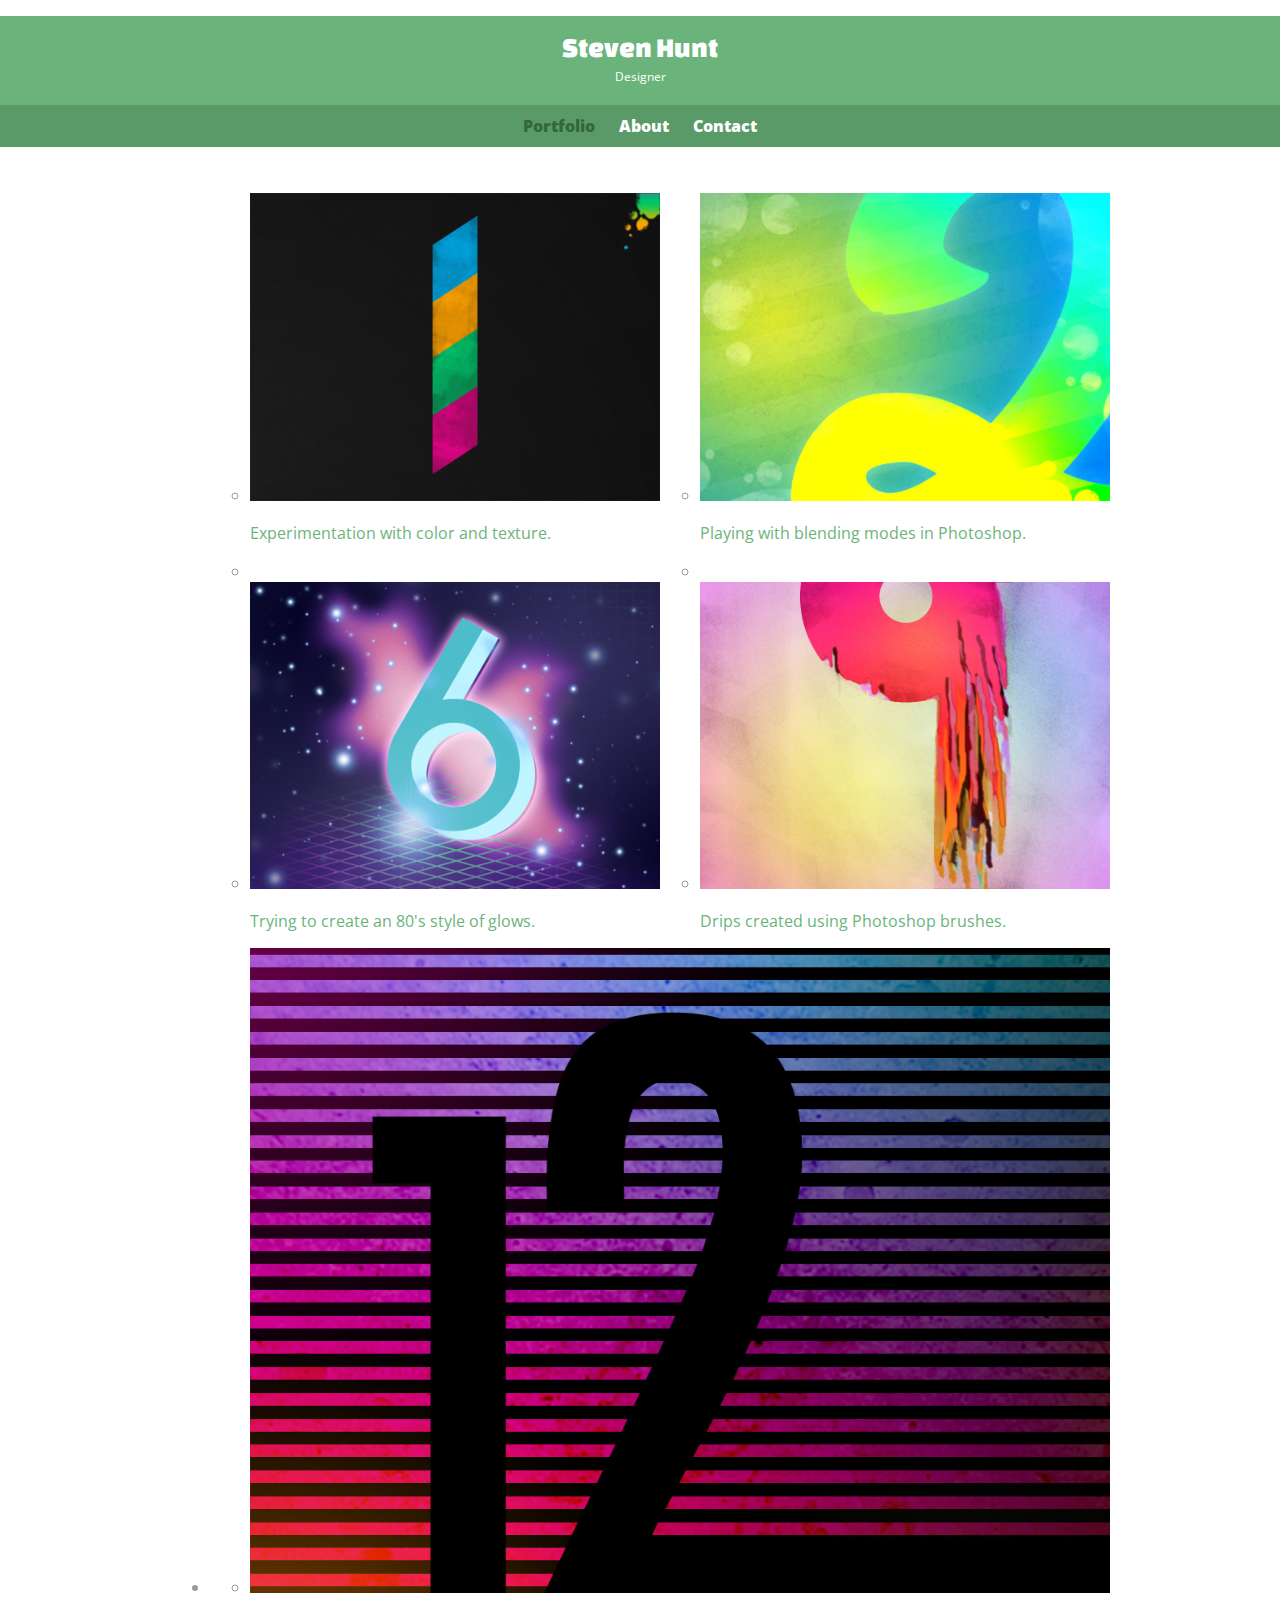
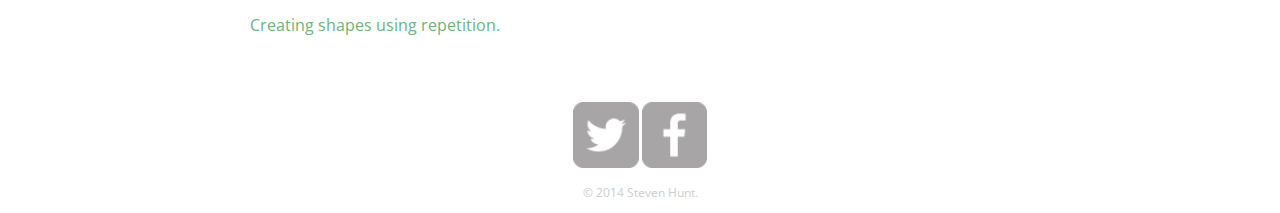
<file: index.html>
<!DOCTYPE html>
<html>
  <head>
    <meta charset="utf-8">
    <title>Steven Hunt | Designer</title>
    <link rel="stylesheet" href="css/normalize.css">
    <link href='http://fonts.googleapis.com/css?family=Changa+One|Open+Sans:400italic,700italic,400,700,800' rel='stylesheet' type='text/css'>
    <link rel="stylesheet" href="css/main.css">
  </head>
  <body>
    <header>
      <a href="index.html" id="logo">
        <h1>Steven Hunt</h1>
        <h2>Designer</h2>
      </a>
      <nav>
        <ul>
          <li><a href="index.html" class="selected">Portfolio</a></li>
          <li><a href="about.html">About</a></li>
          <li><a href="contact.html">Contact</a></li>
        </ul>
      </nav>
    </header>
    <div id="wrapper">
      <section>
        <ul id="gallery">
          <li>
           <div style="float: left; width: 50%;">
<ul>
<li>  <a href="img/numbers-01.jpg">
              <img src="img/numbers-01.jpg" style="width: 100%" alt="">
              <p>Experimentation with color and texture.</p>
            </a>
          </li></li>
<li><li>
            <a href="img/numbers-06.jpg">
              <img src="img/numbers-06.jpg" style="width: 100%"alt="">
              <p>Trying to create an 80's style of glows.</p>
            </a>
          </li></li>
</ul>
</div>
<div style="float: right; width: 50%;">
<ul>
<li>
            <a href="img/numbers-02.jpg">
              <img src="img/numbers-02.jpg" style="width: 100%"alt="">
              <p>Playing with blending modes in Photoshop.</p>
            </a>
          </li>
<li> <li>
            <a href="img/numbers-09.jpg">
              <img src="img/numbers-09.jpg" style="width: 100%"alt="">
              <p>Drips created using Photoshop brushes.</p>
            </a>
          </li></li>
                 </div>
<div style="float: middle; width: 100%;">
<ul>
          <li>
            <a href="img/numbers-12.jpg">
              <img src="img/numbers-12.jpg" style="width: 100%"alt="">
              <p>Creating shapes using repetition.</p>
            </a>
          </li>
        </ul>

      </section>
      <footer>
        <a href="http://twitter.com/"><img src="img/twitter-wrap.png" style="width: 7%"alt="Twitter Logo"></a>
        <a href="http://facebook.com/"><img src="img/facebook-wrap.png" style="width: 7%"alt="Facebook Logo"></a>
        <p>&copy; 2014 Steven Hunt.</p>
      </footer>
    </div>
  </body>
</html>
</file>
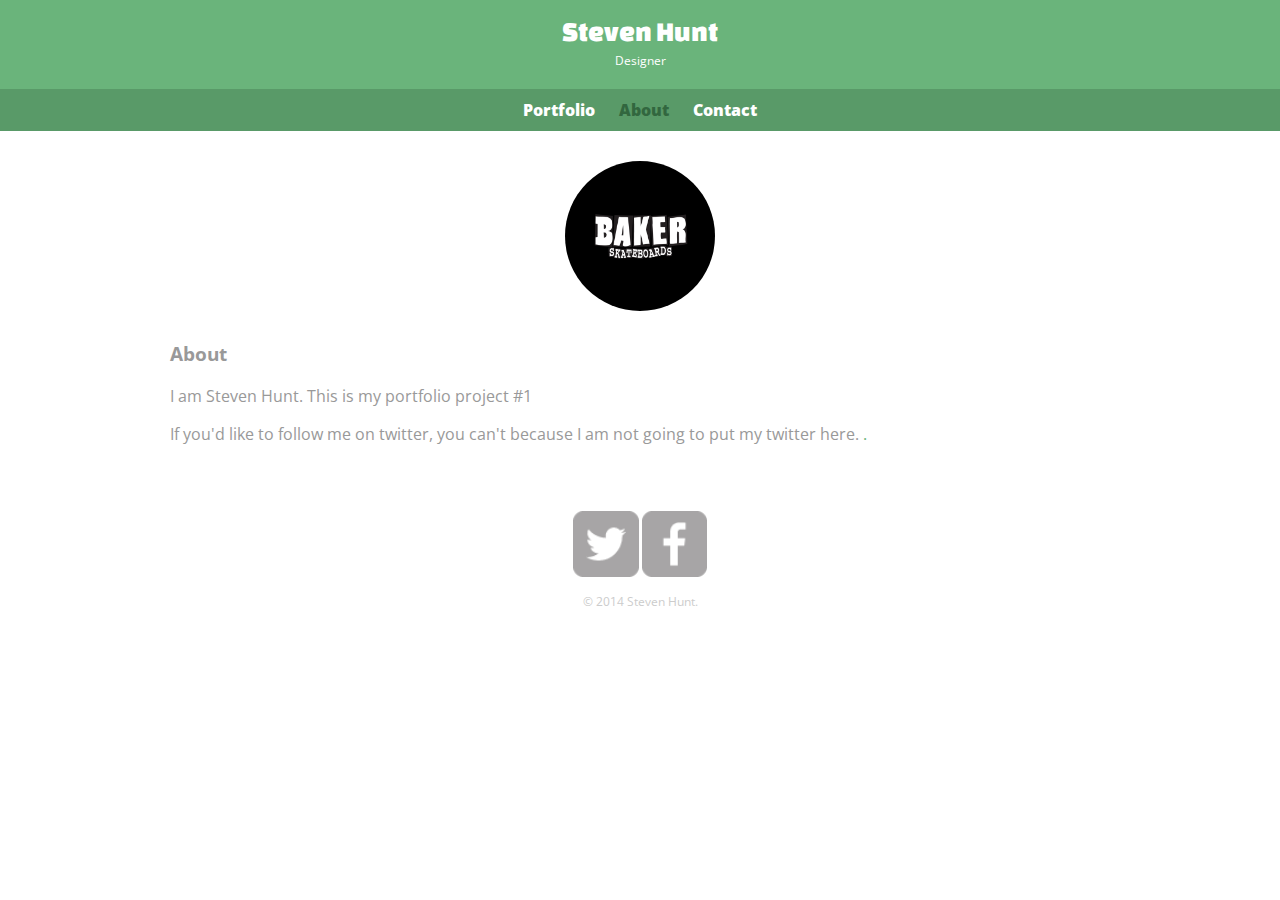
<file: about.html>
<!DOCTYPE html>
<html>
  <head>
    <meta charset="utf-8">
    <title>Steven Hunt | Designer</title>
    <link rel="stylesheet" href="css/normalize.css">
    <link href='http://fonts.googleapis.com/css?family=Changa+One|Open+Sans:400italic,700italic,400,700,800' rel='stylesheet' type='text/css'>
    <link rel="stylesheet" href="css/main.css">
  </head>
  <body>
    <header>
      <a href="index.html" id="logo">
        <h1>Steven Hunt</h1>
        <h2>Designer</h2>
      </a>
      <nav>
        <ul>
          <li><a href="index.html" >Portfolio</a></li>
          <li><a href="about.html" class="selected">About</a></li>
          <li><a href="contact.html">Contact</a></li>
        </ul>
      </nav>
    </header>
    <div id="wrapper">
      <section>
        <img src="img/baker.jpg" alt="Baker Skateboarding Logo" class="profile-photo">
        <h3> About </h3>
        <p> I am Steven Hunt. This is my portfolio project #1 </p>
        <p> If you'd like to follow me on twitter, you can't because I am not going to put my twitter here. <a href="http://twitter.com/"</a>.</p>


      </section>
      <footer>
        <a href="http://twitter.com/"><img src="img/twitter-wrap.png" style="width: 7%"alt="Twitter Logo"></a>
        <a href="http://facebook.com/"><img src="img/facebook-wrap.png" style="width: 7%"alt="Facebook Logo"></a>
        <p>&copy; 2014 Steven Hunt.</p>
      </footer>
    </div>
  </body>
</html>
</file>
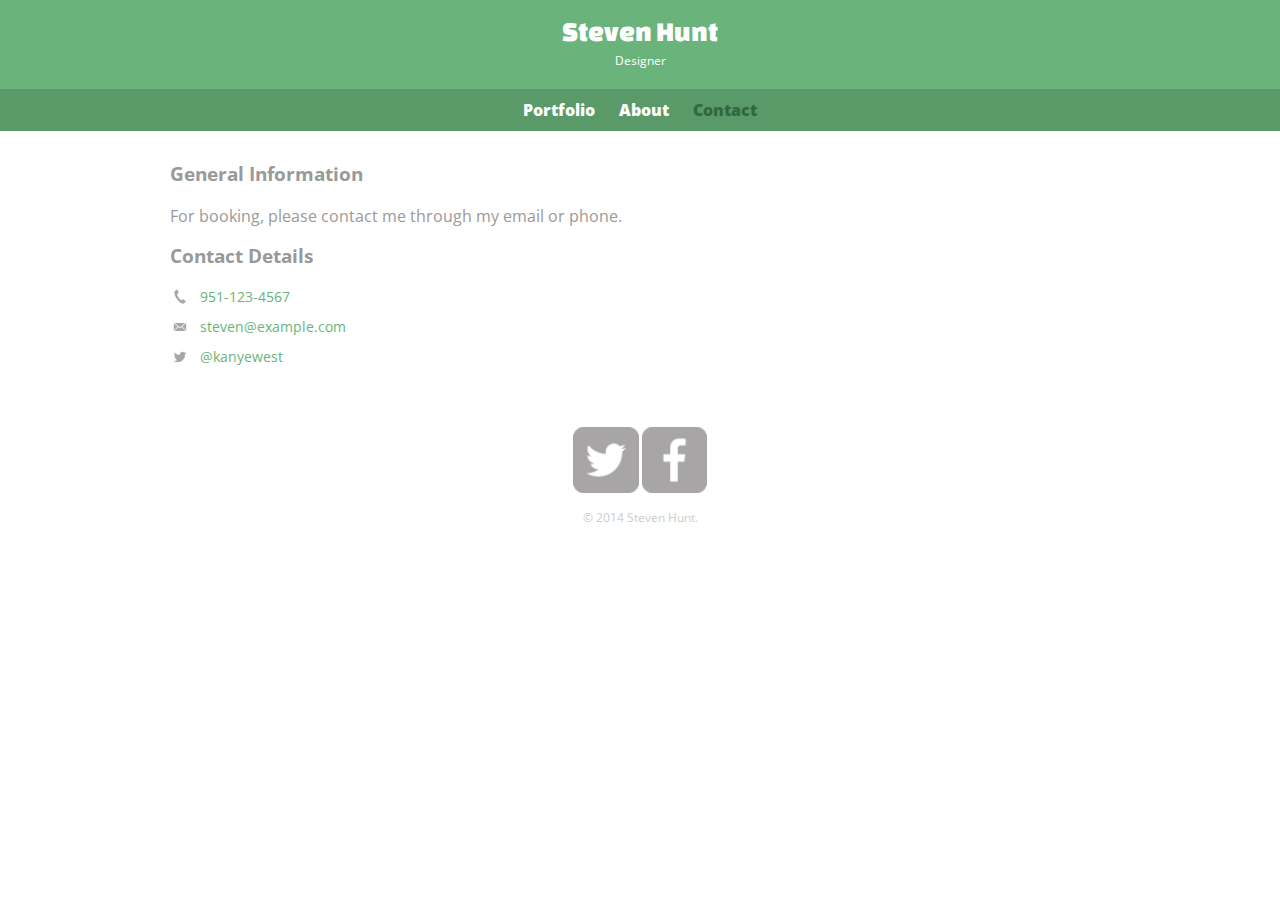
<file: contact.html>
<!DOCTYPE html>
<html>
  <head>
    <meta charset="utf-8">
    <title>Steven Hunt | Designer</title>
    <link rel="stylesheet" href="css/normalize.css">
    <link href='http://fonts.googleapis.com/css?family=Changa+One|Open+Sans:400italic,700italic,400,700,800' rel='stylesheet' type='text/css'>
    <link rel="stylesheet" href="css/main.css">
  </head>
  <body>
    <header>
      <a href="index.html" id="logo">
        <h1>Steven Hunt</h1>
        <h2>Designer</h2>
      </a>
      <nav>
        <ul>
          <li><a href="index.html" >Portfolio</a></li>
         <li><a href="about.html" >About</a></li>
          <li><a href="contact.html" class="selected">Contact</a></li>
        </ul>
      </nav>
    </header>
    <div id="wrapper">
      <section>
       <h3>General Information</h3>
       <p>For booking, please contact me through my email or phone.</p>
      </section>
      <section>
        <h3>Contact Details</h3>
        <ul class="contact-info">
        <li class="phone"><a href="tel:951-123-4567">951-123-4567</a></li>
        <li class="mail"><a href="mailto:steven@example.com">steven@example.com</a></li>
        <li class="twitter"><a href="http://twitter.com/intent/tweet?screen_name=kanyewest">@kanyewest</a></li></ul>
      </section>
      <footer>
        <a href="http://twitter.com/"><img src="img/twitter-wrap.png" style="width: 7%"alt="Twitter Logo"></a>
        <a href="http://facebook.com/"><img src="img/facebook-wrap.png" style="width: 7%"alt="Facebook Logo"></a>
        <p>&copy; 2014 Steven Hunt.</p>
      </footer>
    </div>
  </body>
</html>
</file>
<file: css/main.css>
/**********************************
GENERAL
***********************************/

body {
  font-family: 'Open Sans', sans-serif;
}

#wrapper {
  max-width: 940px;
  margin: 0 auto;
  padding: 0 5%;
}

a {
  text-decoration: none;
}

img {
  max-width:100%;
}

h3 {
  margin: 0 0 1em 0;
}

/**********************************
HEADING
***********************************/

header {
  float: left;
  margin: 0 0 30px 0;
  padding: 5px 0 0 0;
  width: 100%;
}

#logo {
  text-align: center;
  clear: both;
  padding-top: 50px;
  color: #ccc;
  margin: 0;
}

h1 {
  font-family: 'Changa One', sans-serif;
  margin: 15px 0;
  font-size: 1.75em;
  font-weight: normal;
  line-height: 0.8em;
}

h2 {
  font-size: 0.75em;
  margin: -5px 0 0;
  font-weight: normal;
}



/**********************************
NAVIGATION
***********************************/

nav {
  text-align: center;
  padding: 10px 0;
  margin: 20px 0 0;
}
nav ul{
  list-style: none;
  margin: 0 10px;
  padding: 0;
}


nav li{
  display: inline-block;
}

nav a {
  font-weight: 800;
  padding: 15px 10px;
}



/**********************************
FOOTER
***********************************/

footer {
  font-size: 0.75em;
  text-align: center;
  padding-top: 50px;
  color: #ccc;
}


/**********************************
ABOUT
***********************************/

.profile-photo{
  display: block;
  max-width: 150px;
  margin: 0 auto 30px;
  border-radius: 100%;
}

/**********************************
CONTACT
***********************************/

.contact-info {
  list-style: none;
  padding: 0;
  margin: 0;
  font-size: 0.9em;
}

.contact-info a {
   display: block;
   min-height: 20px;
   background-repeat: no-repeat;
   background-size: 20px 20px;
   padding: 0 0 0 30px;
   margin: 0 0 10px;
}


.contact-info li.phone a{
  background-image: url("../img/phone.png");
}

.contact-info li.mail a{
  background-image: url("../img/mail.png");
}

.contact-info li.twitter a{
  background-image: url("../img/twitter.png");
}

/**********************************
COLORS
***********************************/

/* site body */
body {
  background-color: #fff;
  color: #999;
}

/* green header */
header {
  background: #6ab47b;
  border-color: #599a68;
}

/* nav background on mobile */
nav {
  background: #599a68;
}

/* logo text */
h1, h2 {
  color: #fff;
}

/* links */
a {
  color: #6ab47b;
}

/* nav link */
nav a, nav a:visited {
  color: #fff;
}

/* selected nav link */
nav a.selected, nav a:hover {
  color: #32673f;
}
</file>
